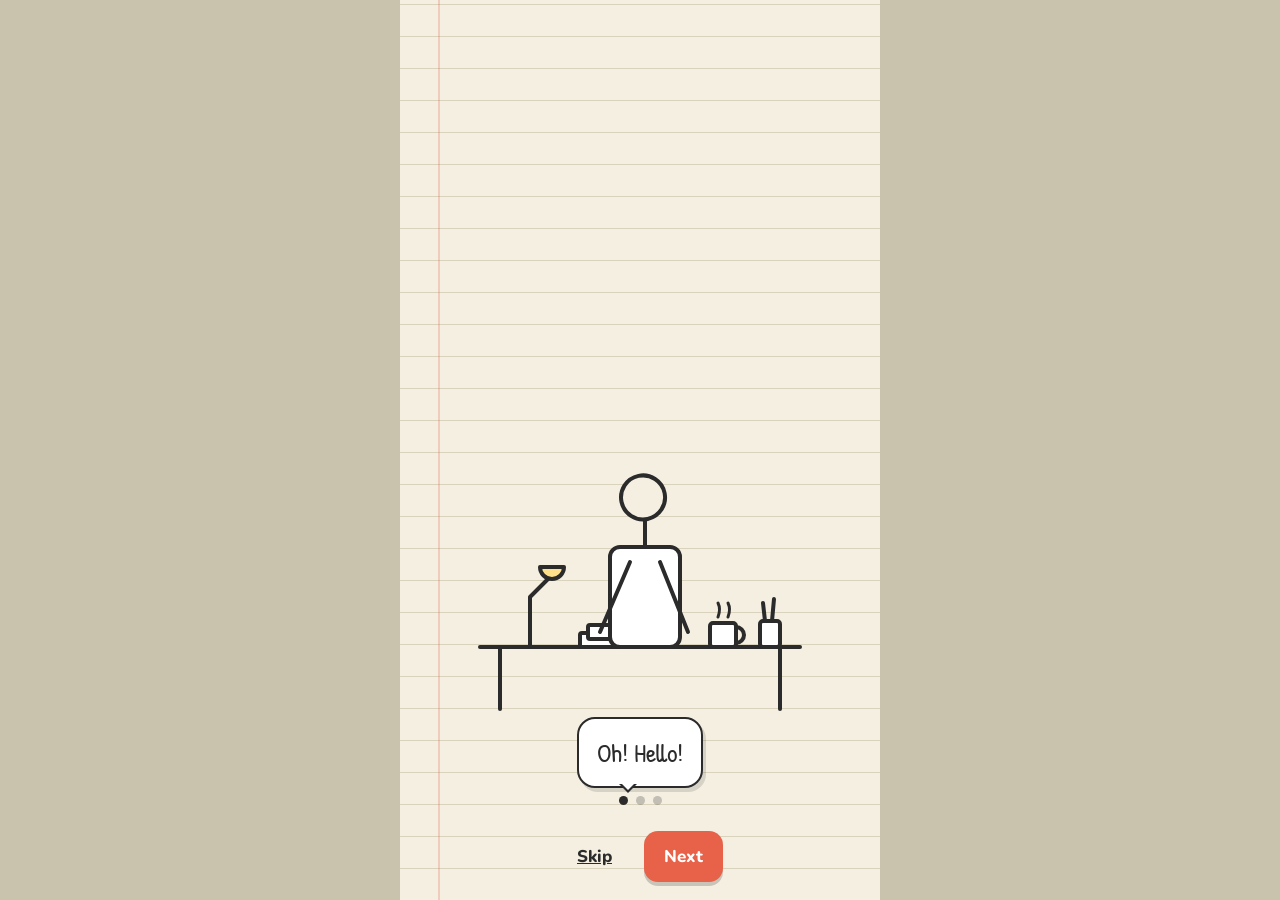
<file: index.html>
<!DOCTYPE html>
<html lang="en">
<head>
  <meta charset="UTF-8" />
  <meta name="viewport" content="width=device-width, initial-scale=1.0, viewport-fit=cover" />
  <meta name="theme-color" content="#f4efe1" />
  <title>Off Time</title>
  <meta name="description" content="Off Time — random, hard tasks to fill your boredom. For the middle of life." />

  <!-- PWA -->
  <link rel="manifest" href="manifest.webmanifest" />
  <link rel="apple-touch-icon" href="assets/img/icon.svg" />

  <!-- Fonts: hand-drawn (shell) + clean sans (games). Google Fonts with system fallbacks. -->
  <link rel="preconnect" href="https://fonts.googleapis.com" />
  <link rel="preconnect" href="https://fonts.gstatic.com" crossorigin />
  <link href="https://fonts.googleapis.com/css2?family=Patrick+Hand&family=Nunito:wght@400;700;800&display=swap" rel="stylesheet" />

  <!-- Styles -->
  <link rel="stylesheet" href="css/base.css" />
  <link rel="stylesheet" href="css/theme-doodle.css" />
  <link rel="stylesheet" href="css/theme-game.css" />
</head>
<body>
  <div id="app" aria-live="polite"></div>

  <!-- Modal layer (continue-gate / verse prompts) -->
  <div id="modal-root"></div>

  <script type="module" src="js/app.js"></script>
</body>
</html>
</file>
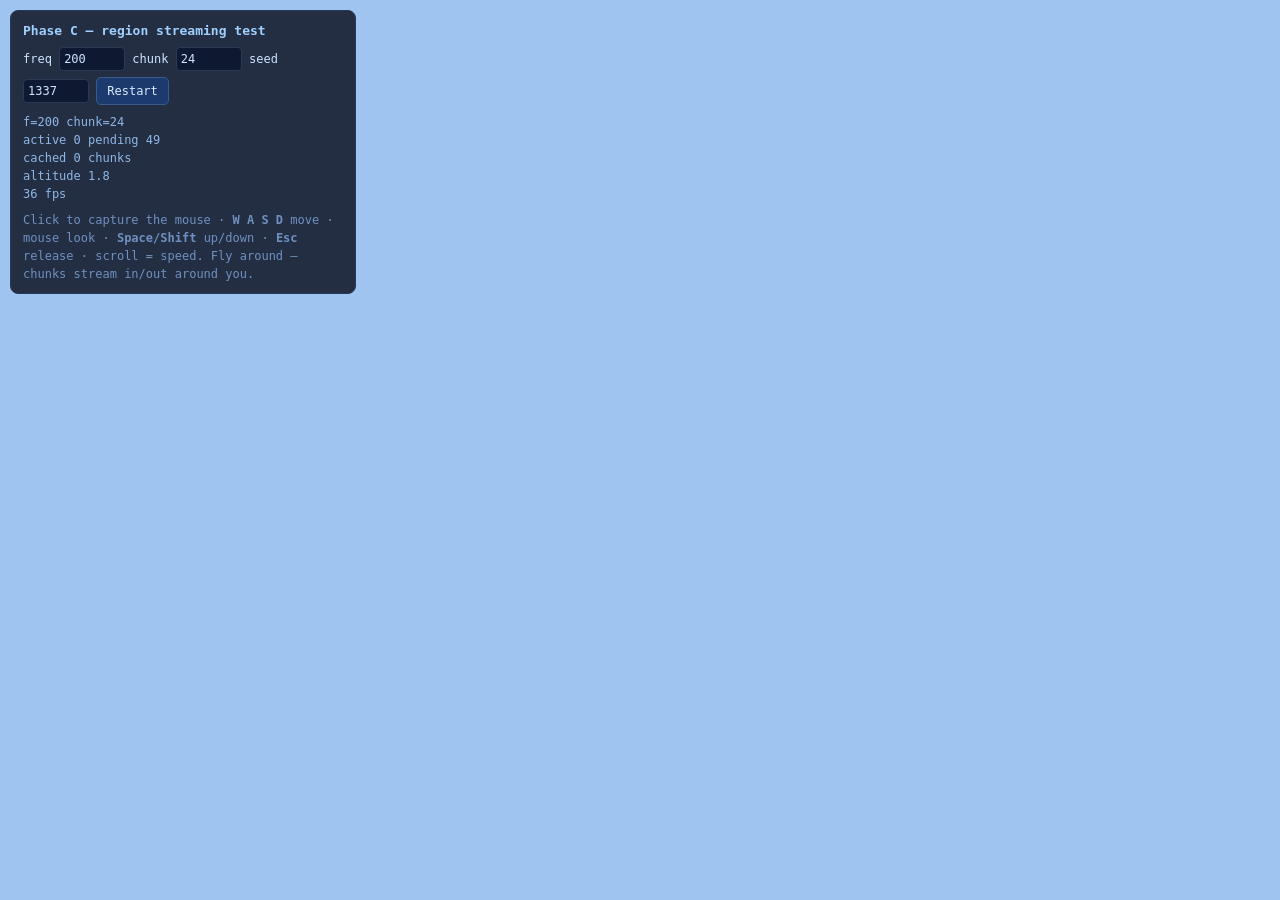
<file: region-test.html>
<!doctype html>
<html lang="en">
<head>
<meta charset="utf-8">
<meta name="viewport" content="width=device-width, initial-scale=1">
<title>Earth — region streaming test (Phase C)</title>
<style>
  html, body { margin: 0; height: 100%; overflow: hidden; background: #0b1220; color: #cfe3ff; font-family: system-ui, sans-serif; }
  canvas { display: block; }
  #hud { position: fixed; top: 10px; left: 10px; z-index: 10; background: rgba(8,14,28,.82); border: 1px solid #2a3a55;
         border-radius: 8px; padding: 10px 12px; font: 12px/1.5 ui-monospace, monospace; max-width: 320px; }
  #hud h1 { font-size: 13px; margin: 0 0 6px; color: #9fd0ff; }
  #hud input { width: 56px; background: #0e1830; color: #cfe3ff; border: 1px solid #2a3a55; border-radius: 4px; padding: 2px 4px; font: inherit; }
  #hud button { margin-top: 6px; background: #1c3a6e; color: #dcebff; border: 1px solid #3a5a8e; border-radius: 5px; padding: 4px 10px; cursor: pointer; font: inherit; }
  #hud button:hover { background: #244a86; }
  #stats { margin-top: 8px; color: #8fb6e6; white-space: pre-line; }
  #hint { margin-top: 8px; color: #6f90c0; }
</style>
</head>
<body>
<div id="hud">
  <h1>Phase C — region streaming test</h1>
  <label>freq <input id="freq" type="number" value="200" min="32" max="2000" step="8"></label>
  <label>chunk <input id="csize" type="number" value="24" min="8" max="64" step="4"></label>
  <label>seed <input id="seed" type="number" value="1337"></label>
  <button id="go">Restart</button>
  <div id="stats">starting…</div>
  <div id="hint">Click to capture the mouse · <b>W A S D</b> move · mouse look · <b>Space/Shift</b> up/down · <b>Esc</b> release · scroll = speed. Fly around — chunks stream in/out around you.</div>
</div>
<script type="module">
import * as THREE from './assets/vendor/three.module.js';
import { makeSolidMaterial, makeWaterMaterial } from './js/games/planet-mesh.js';
import { AsyncWorld } from './js/games/planet-stream.js';
import { addressOf } from './js/games/icosphere-address.js';
import { genColumns } from './js/games/planet-region.js';
import { MAX_R, R, radius, SEA_L } from './data/planet.js';

const renderer = new THREE.WebGLRenderer({ antialias: true });
renderer.setPixelRatio(Math.min(2, devicePixelRatio));
renderer.setSize(innerWidth, innerHeight);
document.body.appendChild(renderer.domElement);

const scene = new THREE.Scene();
scene.background = new THREE.Color(0x9fc4f0);
scene.fog = new THREE.FogExp2(0xa8d1ff, 0.02);
const camera = new THREE.PerspectiveCamera(62, innerWidth / innerHeight, 0.05, MAX_R * 8);

const sunDir = new THREE.Vector3(0.4, 1, 0.5).normalize();
const sun = new THREE.DirectionalLight(0xfff4e0, 1.1); sun.position.copy(sunDir).multiplyScalar(MAX_R * 4); scene.add(sun);
scene.add(new THREE.HemisphereLight(0xcfe7ff, 0x33414f, 0.7));
scene.add(new THREE.AmbientLight(0xffffff, 0.25));

const solidMat = makeSolidMaterial();
const { material: waterMat, uniforms: waterU } = makeWaterMaterial(sunDir);

const statsEl = document.getElementById('stats');
const yawDir = new THREE.Vector3(1, 0, 0);   // forward tangent (world); kept perpendicular to the radial up
let pitch = -0.2;                            // look angle above/below the horizon
let streamer = null;

function start() {
  if (streamer) streamer.dispose();
  const f = Math.max(32, Math.min(2000, parseInt(document.getElementById('freq').value) || 200));
  const S = Math.max(8, Math.min(64, parseInt(document.getElementById('csize').value) || 24));
  const seed = parseInt(document.getElementById('seed').value) | 0;
  streamer = new AsyncWorld({ scene, freq: f, seed, S, solidMat, waterMat, radiusCols: 2.5 * S });
  streamer._f = f; streamer._S = S;
  window.__rt = { get streamer() { return streamer; }, scene, camera, anchor };
  // place the camera just above the terrain at (0,0,1), looking along the local tangent
  const startDir = new THREE.Vector3(0, 0, 1);
  const surfR = surfaceRadiusAt(startDir, f, seed);
  camera.position.copy(startDir).multiplyScalar(surfR + 1.5);
  yawDir.set(1, 0, 0); pitch = -0.2;          // look "east" along the surface, slightly down
}
// surface radius under a direction: generate just the column there and read its top layer
function surfaceRadiusAt(dir, f, seed) {
  const d = genColumns([addressOf(dir, f)], f, seed);
  return radius((d.columns[0] ? d.columns[0].s : SEA_L) + 2);
}

document.getElementById('go').addEventListener('click', start);

// ---- free-fly camera ----
const keys = new Set();
let speed = R * 0.02;
const _mUp = new THREE.Vector3();
renderer.domElement.addEventListener('click', () => renderer.domElement.requestPointerLock());
document.addEventListener('mousemove', (e) => {
  if (document.pointerLockElement !== renderer.domElement) return;
  _mUp.copy(camera.position).normalize();                       // radial "up"
  yawDir.applyAxisAngle(_mUp, -e.movementX * 0.0022);           // yaw around up
  yawDir.addScaledVector(_mUp, -yawDir.dot(_mUp)).normalize();  // keep forward tangent
  pitch = Math.max(-1.45, Math.min(1.45, pitch - e.movementY * 0.0022));
});
addEventListener('keydown', (e) => keys.add(e.code));
addEventListener('keyup', (e) => keys.delete(e.code));
addEventListener('wheel', (e) => { speed *= e.deltaY < 0 ? 1.15 : 0.87; speed = Math.max(R * 0.002, Math.min(R * 0.6, speed)); });
addEventListener('resize', () => { camera.aspect = innerWidth / innerHeight; camera.updateProjectionMatrix(); renderer.setSize(innerWidth, innerHeight); });

const fwd = new THREE.Vector3(), right = new THREE.Vector3(), upW = new THREE.Vector3(), anchor = new THREE.Vector3();
let last = performance.now(), fps = 60, acc = 0, frames = 0;
function frame() {
  const now = performance.now(), dt = Math.min(0.05, (now - last) / 1000); last = now;
  // sphere-aware basis: up = radial, forward = tangent yawDir tilted by pitch, right = forward × up
  upW.copy(camera.position).normalize();
  yawDir.addScaledVector(upW, -yawDir.dot(upW)).normalize();    // re-tangent as we move around the globe
  right.crossVectors(yawDir, upW).normalize();
  fwd.copy(yawDir).applyAxisAngle(right, pitch);
  const v = speed * dt * 60;
  if (keys.has('KeyW')) camera.position.addScaledVector(fwd, v);
  if (keys.has('KeyS')) camera.position.addScaledVector(fwd, -v);
  if (keys.has('KeyD')) camera.position.addScaledVector(right, v);
  if (keys.has('KeyA')) camera.position.addScaledVector(right, -v);
  if (keys.has('Space')) camera.position.addScaledVector(upW, v);
  if (keys.has('ShiftLeft')) camera.position.addScaledVector(upW, -v);
  camera.up.copy(upW); camera.lookAt(camera.position.clone().add(fwd));

  let info = null;
  if (streamer) { anchor.copy(camera.position).normalize(); info = streamer.update(anchor); }
  waterU.uTime.value += dt;
  renderer.render(scene, camera);

  acc += dt; frames++;
  if (acc >= 0.4) { fps = Math.round(frames / acc); acc = 0; frames = 0;
    if (info) statsEl.textContent = `f=${streamer._f}  chunk=${streamer._S}\nactive ${info.active}  pending ${info.pending}\ncached ${info.cached} chunks\naltitude ${(camera.position.length() - R).toFixed(1)}\n${fps} fps`;
  }
  requestAnimationFrame(frame);
}
start();
frame();
</script>
</body>
</html>
</file>
<file: css/base.css>
/* base.css — layout, screen transitions, shared components (skin-agnostic) */

* { box-sizing: border-box; margin: 0; padding: 0; }

:root {
  --ink: #2b2b2b;
  --paper: #f4efe1;
  --paper-line: #d9d2bd;
  --accent: #e8624a;
  --accent-2: #2f7d8c;
  --shadow: rgba(0, 0, 0, 0.18);

  --text-scale: 1;          /* adjustable from settings */
  --max-width: 480px;       /* phone-first; centered on desktop */
}

html, body {
  height: 100%;
  width: 100%;
  overflow-x: hidden;
  background: #c9c2ad;
  color: var(--ink);
  font-family: 'Nunito', system-ui, -apple-system, sans-serif;
  font-size: calc(17px * var(--text-scale));
  -webkit-tap-highlight-color: transparent;
}

#app {
  position: relative;
  margin: 0 auto;
  max-width: var(--max-width);
  min-height: 100%;
  min-height: 100dvh;
  overflow: hidden;
}

/* Every screen fills the frame and stacks for transitions */
.screen {
  position: relative;
  min-height: 100dvh;
  display: flex;
  flex-direction: column;
  padding: env(safe-area-inset-top) 0 env(safe-area-inset-bottom);
  animation: screen-in 280ms ease both;
}
@keyframes screen-in {
  from { opacity: 0; transform: translateY(10px); }
  to   { opacity: 1; transform: translateY(0); }
}

/* ---- Shared header (back + title + corner slot) ---- */
.topbar {
  display: flex;
  align-items: center;
  gap: 10px;
  padding: 14px 16px 8px;
}
.topbar .spacer { flex: 1; }

.btn-back {
  border: none;
  background: transparent;
  font: inherit;
  cursor: pointer;
  color: var(--ink);
  display: inline-flex;
  align-items: center;
  gap: 6px;
  padding: 6px 8px;
}
.btn-back::before { content: "←"; font-size: 1.2em; }

.screen-title {
  font-family: 'Patrick Hand', cursive;
  font-size: 1.9rem;
  line-height: 1;
}

/* ---- Scroll body ---- */
.scroll {
  flex: 1;
  overflow-y: auto;
  -webkit-overflow-scrolling: touch;
  padding: 8px 16px 32px;
}

/* ---- Buttons ---- */
.btn {
  font: inherit;
  cursor: pointer;
  border: none;
  border-radius: 14px;
  padding: 14px 20px;
  font-weight: 800;
  background: var(--accent);
  color: #fff;
  box-shadow: 0 4px 0 rgba(0, 0, 0, 0.18);
  transition: transform 80ms ease, box-shadow 80ms ease;
}
.btn:active { transform: translateY(3px); box-shadow: 0 1px 0 rgba(0, 0, 0, 0.18); }
.btn.secondary { background: var(--accent-2); }
.btn.ghost { background: transparent; color: var(--ink); box-shadow: none; text-decoration: underline; }
.btn[disabled] { opacity: 0.5; cursor: not-allowed; }

/* ---- List rows (used by Play / Learn / Read / Memorize) ---- */
.row {
  display: flex;
  align-items: center;
  gap: 12px;
  width: 100%;
  text-align: left;
  background: #fff;
  border-radius: 14px;
  padding: 14px 16px;
  margin-bottom: 10px;
  font: inherit;
  cursor: pointer;
  border: 2px solid transparent;
  box-shadow: 0 3px 8px var(--shadow);
}
.row:active { transform: scale(0.99); }
.row .row-emoji { font-size: 1.6rem; flex: 0 0 auto; }
.row .row-text { flex: 1; }
.row .row-title { font-weight: 800; }
.row .row-sub { font-size: 0.85em; opacity: 0.7; }
.row .row-chev { opacity: 0.4; }
.row.locked { opacity: 0.6; cursor: not-allowed; }
.row.locked .row-chev::before { content: "🔒"; }

.section-head {
  font-family: 'Patrick Hand', cursive;
  font-size: 1.4rem;
  margin: 18px 4px 8px;
  display: flex;
  align-items: center;
  gap: 8px;
}
.section-head::after {
  content: "";
  flex: 1;
  height: 2px;
  background: repeating-linear-gradient(90deg, var(--ink) 0 8px, transparent 8px 14px);
  opacity: 0.3;
}

/* ---- Badge / pill ---- */
.pill {
  display: inline-block;
  font-size: 0.72em;
  font-weight: 800;
  padding: 3px 9px;
  border-radius: 999px;
  background: #efe9d6;
  color: var(--ink);
}
.pill.soon { background: #ffe6b3; }
.pill.done { background: #c8eccb; }

/* ---- Modal ---- */
#modal-root:empty { display: none; }
.modal-backdrop {
  position: fixed;
  inset: 0;
  background: rgba(0, 0, 0, 0.45);
  display: flex;
  align-items: center;
  justify-content: center;
  padding: 20px;
  z-index: 100;
  animation: fade-in 180ms ease both;
}
.modal-card {
  background: var(--paper);
  border-radius: 18px;
  width: 100%;
  max-width: 420px;
  max-height: 90dvh;
  overflow-y: auto;
  padding: 22px;
  box-shadow: 0 18px 50px rgba(0, 0, 0, 0.4);
  animation: pop-in 220ms cubic-bezier(.2,.9,.3,1.2) both;
}
@keyframes fade-in { from { opacity: 0; } to { opacity: 1; } }
@keyframes pop-in { from { opacity: 0; transform: scale(.9); } to { opacity: 1; transform: scale(1); } }

.muted { opacity: 0.7; }
.center { text-align: center; }
.stack > * + * { margin-top: 12px; }
.grow { flex: 1; }

/* Visually-hidden but accessible */
.sr-only {
  position: absolute; width: 1px; height: 1px;
  padding: 0; margin: -1px; overflow: hidden;
  clip: rect(0,0,0,0); white-space: nowrap; border: 0;
}
</file>
<file: css/theme-doodle.css>
/* theme-doodle.css — the hand-drawn "shell" skin: notebook paper, wobbly ink borders.
   Applied to intro, home, lists, settings, modals. */

#app {
  background-color: var(--paper);
  /* faint ruled-paper lines + margin line */
  background-image:
    linear-gradient(90deg, transparent 38px, rgba(232, 98, 74, 0.25) 38px 40px, transparent 40px),
    repeating-linear-gradient(0deg, transparent 0 31px, var(--paper-line) 31px 32px);
  background-attachment: local;
}

/* Hand-drawn font for headings / character speech */
.screen-title,
.section-head,
.doodle-font { font-family: 'Patrick Hand', cursive; }

/* Wobbly "drawn" border helper (slightly irregular radius) */
.doodle-box {
  background: #fff;
  border: 2.5px solid var(--ink);
  border-radius: 255px 12px 225px 15px / 15px 225px 12px 255px;
  box-shadow: 3px 4px 0 rgba(43, 43, 43, 0.15);
}

/* Home category cards */
.home-hero {
  text-align: center;
  padding: 26px 16px 6px;
}
.home-logo {
  font-family: 'Patrick Hand', cursive;
  font-size: 3rem;
  line-height: 0.95;
}
.home-tagline { opacity: 0.7; margin-top: 4px; }

.cat-grid {
  display: grid;
  grid-template-columns: 1fr 1fr;
  gap: 14px;
  padding: 16px;
}
.cat-card {
  background: #fff;
  border: 2.5px solid var(--ink);
  border-radius: 255px 14px 225px 16px / 16px 225px 14px 255px;
  padding: 20px 14px;
  text-align: center;
  cursor: pointer;
  font: inherit;
  box-shadow: 4px 5px 0 rgba(43, 43, 43, 0.16);
  transition: transform 90ms ease, box-shadow 90ms ease;
}
.cat-card:active { transform: translate(2px, 3px); box-shadow: 2px 2px 0 rgba(43,43,43,.16); }
.cat-card .cat-emoji { font-size: 2.6rem; display: block; }
.cat-card .cat-name {
  display: block;
  font-family: 'Patrick Hand', cursive;
  font-size: 1.5rem;
  margin-top: 6px;
}
.cat-card .cat-sub { display: block; font-size: 0.8em; opacity: 0.65; margin-top: 2px; }

/* Music showcase play button */
.music-play {
  flex: 0 0 auto;
  width: 44px;
  height: 44px;
  border-radius: 50%;
  border: 2.5px solid var(--ink);
  background: var(--accent-2);
  color: #fff;
  font-size: 1.1rem;
  cursor: pointer;
  display: inline-flex;
  align-items: center;
  justify-content: center;
  box-shadow: 2px 3px 0 rgba(43,43,43,.16);
}
.music-play:active { transform: translate(1px, 2px); box-shadow: 1px 1px 0 rgba(43,43,43,.16); }

/* Settings gear corner button */
.gear {
  border: 2.5px solid var(--ink);
  background: #fff;
  width: 44px; height: 44px;
  border-radius: 50%;
  font-size: 1.3rem;
  cursor: pointer;
  display: inline-flex; align-items: center; justify-content: center;
  box-shadow: 2px 3px 0 rgba(43,43,43,.16);
}

/* ---------- Intro scene ---------- */
.intro {
  align-items: center;
  justify-content: flex-end;
  text-align: center;
}
.intro-stage {
  position: relative;
  width: 100%;
  flex: 1;
  display: flex;
  align-items: flex-end;
  justify-content: center;
}
.intro-stage svg { width: min(86%, 360px); height: auto; }

.speech {
  position: relative;
  background: #fff;
  border: 2.5px solid var(--ink);
  border-radius: 18px;
  padding: 16px 18px;
  margin: 0 20px 8px;
  max-width: 360px;
  font-family: 'Patrick Hand', cursive;
  font-size: 1.5rem;
  box-shadow: 3px 4px 0 rgba(43,43,43,.15);
  animation: pop-in 220ms cubic-bezier(.2,.9,.3,1.2) both;
}
.speech::after {
  content: "";
  position: absolute;
  bottom: -16px;
  left: 40px;
  border: 9px solid transparent;
  border-top-color: var(--ink);
}
.speech::before {
  content: "";
  position: absolute;
  bottom: -11px;
  left: 42px;
  border: 7px solid transparent;
  border-top-color: #fff;
  z-index: 1;
}

.intro-controls {
  display: flex;
  gap: 12px;
  padding: 18px;
  width: 100%;
  justify-content: center;
}
.intro-dots { display: flex; gap: 8px; align-items: center; justify-content: center; padding-bottom: 8px; }
.intro-dots i {
  width: 9px; height: 9px; border-radius: 50%;
  background: var(--ink); opacity: 0.25; display: inline-block;
}
.intro-dots i.on { opacity: 1; }

/* head turn animation for the "look over shoulder" beat */
.look .fig-head { transform-box: fill-box; transform-origin: center; animation: peek 600ms ease both; }
@keyframes peek { from { transform: rotate(0); } to { transform: rotate(-12deg) translateX(-2px); } }
</file>
<file: css/theme-game.css>
/* theme-game.css — the flat modern vector skin for actual gameplay screens.
   Scoped under .game so it never leaks into the doodle shell. */

.game {
  background: #1f2937;        /* deep slate */
  color: #f8fafc;
  font-family: 'Nunito', system-ui, sans-serif;
}
.game .topbar { color: #f8fafc; }
.game .btn-back { color: #f8fafc; }
.game .screen-title { font-family: 'Nunito', sans-serif; font-weight: 800; }

.game-stage {
  flex: 1;
  display: flex;
  flex-direction: column;
  align-items: center;
  justify-content: center;
  gap: 18px;
  padding: 16px;
}

.game-hud {
  display: flex;
  gap: 18px;
  font-weight: 800;
  font-size: 1.05rem;
}
.game-hud .chip {
  background: rgba(255,255,255,0.1);
  padding: 6px 14px;
  border-radius: 999px;
}

/* ---- Sliding puzzle ---- */
.puzzle-grid {
  display: grid;
  gap: 8px;
  width: min(88vw, 360px);
  aspect-ratio: 1;
}
.tile {
  border: none;
  border-radius: 14px;
  font-family: 'Nunito', sans-serif;
  font-weight: 800;
  font-size: clamp(1.4rem, 8vw, 2.4rem);
  color: #fff;
  cursor: pointer;
  display: flex;
  align-items: center;
  justify-content: center;
  background: linear-gradient(145deg, #38bdf8, #2563eb);
  box-shadow: 0 4px 0 rgba(0,0,0,0.25);
  transition: transform 90ms ease;
}
.tile:active { transform: scale(0.96); }
.tile.blank {
  background: transparent;
  box-shadow: none;
  cursor: default;
  pointer-events: none;
}
.tile.correct { background: linear-gradient(145deg, #34d399, #059669); }
.tile.hint {
  animation: hint-pulse 0.9s ease-in-out infinite;
  outline: 3px solid #fbbf24;
  outline-offset: -3px;
}
@keyframes hint-pulse {
  0%, 100% { box-shadow: 0 4px 0 rgba(0,0,0,0.25), 0 0 0 0 rgba(251,191,36,0.6); }
  50%      { box-shadow: 0 4px 0 rgba(0,0,0,0.25), 0 0 18px 6px rgba(251,191,36,0.7); }
}

/* ---- Difficulty picker ---- */
.diff-row { display: flex; gap: 8px; }
.diff-btn {
  font: inherit;
  font-weight: 800;
  cursor: pointer;
  border: 2px solid rgba(255,255,255,0.25);
  background: rgba(255,255,255,0.08);
  color: #f8fafc;
  padding: 8px 16px;
  border-radius: 999px;
}
.diff-btn.active {
  background: #38bdf8;
  border-color: #38bdf8;
  color: #06283d;
}

.game-controls { display: flex; gap: 12px; }

.game .btn { background: #38bdf8; box-shadow: 0 4px 0 #0c6fb8; }
.game .btn.secondary { background: #f59e0b; box-shadow: 0 4px 0 #b45309; }

/* ---- Office Trash ---- */
.ot-view {
  width: min(94vw, 460px);
  aspect-ratio: 4 / 3;
  border-radius: 14px;
  overflow: hidden;
  box-shadow: 0 8px 22px rgba(0,0,0,0.4);
  border: 2px solid rgba(255,255,255,0.08);
  perspective: 700px;
}
.ot-svg { display: block; width: 100%; height: auto; transform-origin: center; }

/* Smooth "pan" when turning, and a gentle step-forward zoom, so movement
   doesn't snap jarringly. */
.ot-view.anim-left    .ot-svg { animation: ot-pan-left  340ms ease-out; }
.ot-view.anim-right   .ot-svg { animation: ot-pan-right 340ms ease-out; }
.ot-view.anim-about   .ot-svg { animation: ot-pan-about 420ms ease-out; }
.ot-view.anim-step    .ot-svg { animation: ot-step      260ms ease-out; }
.ot-view.anim-forward .ot-svg { animation: ot-forward   320ms ease-out; }
.ot-view.anim-enter   .ot-svg { animation: ot-enter     340ms ease-out; }
@keyframes ot-forward {
  from { transform: scale(0.82) translateY(2%); opacity: 0.55; }
  to   { transform: none; opacity: 1; }
}
@keyframes ot-enter {
  from { transform: scale(0.7); opacity: 0.2; }
  to   { transform: none; opacity: 1; }
}
@keyframes ot-pan-left {
  from { transform: translateX(-26%) rotateY(20deg); opacity: 0.35; }
  to   { transform: none; opacity: 1; }
}
@keyframes ot-pan-right {
  from { transform: translateX(26%) rotateY(-20deg); opacity: 0.35; }
  to   { transform: none; opacity: 1; }
}
@keyframes ot-pan-about {
  0%   { transform: scale(1.18) rotateY(28deg); opacity: 0.15; }
  100% { transform: none; opacity: 1; }
}
@keyframes ot-step {
  from { transform: scale(1.12); opacity: 0.5; }
  to   { transform: none; opacity: 1; }
}
@media (prefers-reduced-motion: reduce) {
  .ot-view .ot-svg { animation: none !important; }
}

.ot-btn.dim { opacity: 0.35; }

.ot-msg {
  min-height: 1.4em;
  font-weight: 700;
  color: #fbbf24;
  text-align: center;
  padding: 0 12px;
}

.ot-controls {
  display: flex;
  flex-direction: column;
  gap: 10px;
  width: min(94vw, 460px);
}
.ot-controls.done { align-items: stretch; }
.ot-nav { display: grid; grid-template-columns: repeat(4, 1fr); gap: 10px; }
.ot-actions { display: grid; grid-template-columns: repeat(3, 1fr); gap: 10px; }
.ot-btn {
  font: inherit;
  font-weight: 800;
  font-size: 1.25rem;
  cursor: pointer;
  border: none;
  border-radius: 14px;
  padding: 14px 0;
  color: #f8fafc;
  background: rgba(255,255,255,0.10);
  box-shadow: 0 4px 0 rgba(0,0,0,0.3);
}
.ot-btn:active { transform: translateY(3px); box-shadow: 0 1px 0 rgba(0,0,0,0.3); }
.ot-btn.fwd { background: #38bdf8; box-shadow: 0 4px 0 #0c6fb8; }
.ot-btn.on { background: #14b8a6; box-shadow: 0 4px 0 #0f766e; }
.ot-actions .ot-btn { font-size: 1rem; }
.ot-btn.collect { background: #f59e0b; box-shadow: 0 4px 0 #b45309; }
.ot-btn.dump { background: #16a34a; box-shadow: 0 4px 0 #14532d; }

/* ---- Job Site: tool belt + build ---- */
.tool-belt { display: flex; gap: 8px; flex-wrap: wrap; justify-content: center; }
.tool-btn {
  font: inherit;
  font-weight: 800;
  cursor: pointer;
  border: 2px solid rgba(255,255,255,0.25);
  background: rgba(255,255,255,0.08);
  color: #f8fafc;
  padding: 8px 16px;
  border-radius: 999px;
}
.tool-btn.active { background: #38bdf8; border-color: #38bdf8; color: #06283d; }
.build-row { display: flex; }
.build-row .ot-btn.build { flex: 1; background: #f59e0b; box-shadow: 0 4px 0 #b45309; }

.ot-map {
  position: absolute;
  inset: 0;
  background: rgba(15,23,42,0.97);
  display: flex;
  flex-direction: column;
  align-items: center;
  justify-content: center;
  gap: 14px;
  padding: 18px;
  z-index: 5;
  text-align: center;
}
.ot-map h3 { font-size: 1.4rem; }
.ot-map-grid { display: grid; gap: 4px; }
.ot-cell {
  width: clamp(20px, 8vw, 38px);
  aspect-ratio: 1;
  border-radius: 5px;
  display: flex;
  align-items: center;
  justify-content: center;
  font-size: 0.8rem;
  font-weight: 800;
  color: #cbd5e1;
}
.ot-cell.corridor { background: #334155; }
.ot-cell.office { background: #475569; color: #94a3b8; }
.ot-cell.office.trash { background: #ef4444; color: #fff; }
.ot-cell.office.done { background: #16a34a; color: #fff; }
.ot-cell.dumpster { background: #15803d; }
.ot-cell.player { outline: 3px solid #fbbf24; outline-offset: -3px; color: #fbbf24; }

/* ---- Shared word-puzzle styles ---- */
.game-stage.puzzle { justify-content: flex-start; padding-top: 10px; }
.puzzle-body {
  width: min(96vw, 480px);
  display: flex;
  flex-direction: column;
  align-items: center;
  gap: 12px;
}
.puzzle .clue {
  font-size: 1.05rem;
  font-weight: 700;
  text-align: center;
  color: #e2e8f0;
}

/* On-screen keyboard */
.kbd {
  display: grid;
  grid-template-columns: repeat(9, 1fr);
  gap: 5px;
  width: min(96vw, 480px);
}
.kbd-key {
  font: inherit;
  font-weight: 800;
  padding: 10px 0;
  border: none;
  border-radius: 8px;
  background: rgba(255,255,255,0.12);
  color: #f8fafc;
  cursor: pointer;
}
.kbd-key:active { transform: translateY(2px); }
.kbd-erase { grid-column: span 2; background: #f59e0b; }

/* Cryptograms / Crypto-Families cells */
.crypt-line { display: flex; flex-wrap: wrap; justify-content: center; gap: 10px; margin-bottom: 6px; }
.crypt-word { display: flex; gap: 3px; }
.crypt-cell {
  width: 26px;
  border: none;
  background: transparent;
  color: #f8fafc;
  cursor: pointer;
  display: flex;
  flex-direction: column;
  align-items: center;
  padding: 0;
  font: inherit;
}
.crypt-cell .cg {
  height: 28px;
  width: 100%;
  display: flex; align-items: center; justify-content: center;
  font-size: 1.15rem; font-weight: 800;
  border-bottom: 2px solid #64748b;
}
.crypt-cell .cc { font-size: 0.72rem; opacity: 0.6; margin-top: 3px; }
.crypt-cell.sel .cg { border-color: #fbbf24; background: rgba(251,191,36,0.18); }
.crypt-cell.given .cg { color: #38bdf8; }
.crypt-cell.filled .cg { color: #fff; }

/* Anagrams */
.anag-slots { display: flex; gap: 6px; flex-wrap: wrap; justify-content: center; }
.anag-slot {
  width: 40px; height: 48px;
  border: 2px dashed #64748b;
  border-radius: 8px;
  background: rgba(255,255,255,0.04);
  color: #f8fafc;
  font-size: 1.4rem; font-weight: 800;
  cursor: pointer;
}
.anag-slot.filled { border-style: solid; border-color: #38bdf8; background: rgba(56,189,248,0.15); }
.anag-pool { display: flex; gap: 8px; flex-wrap: wrap; justify-content: center; margin-top: 6px; }
.anag-tile {
  width: 44px; height: 52px;
  border: none; border-radius: 10px;
  background: linear-gradient(145deg, #38bdf8, #2563eb);
  color: #fff; font-size: 1.5rem; font-weight: 800;
  cursor: pointer; box-shadow: 0 3px 0 rgba(0,0,0,0.3);
}
.anag-tile:active { transform: translateY(2px); }
.anag-tile.used { visibility: hidden; }

/* Brick by Brick */
.brick-wall {
  width: 100%;
  min-height: 56px;
  border-radius: 10px;
  background: rgba(0,0,0,0.25);
  padding: 14px;
  font-size: 1.3rem;
  font-weight: 800;
  letter-spacing: 1px;
  text-align: center;
  word-break: break-word;
}
.brick-tray { display: flex; gap: 8px; flex-wrap: wrap; justify-content: center; }
.brick {
  font: inherit; font-weight: 800; font-size: 1.15rem;
  padding: 12px 10px;
  border: none; border-radius: 8px;
  background: linear-gradient(145deg, #f59e0b, #b45309);
  color: #fff; cursor: pointer;
  box-shadow: 0 3px 0 rgba(0,0,0,0.3);
  letter-spacing: 2px;
}
.brick:active { transform: translateY(2px); }
.brick.used { visibility: hidden; }

/* Quotefalls */
.qf-pools, .qf-grid { display: grid; gap: 4px; width: min(96vw, 460px); }
.qf-pool { display: flex; flex-direction: column; gap: 3px; align-items: center; min-height: 20px; }
.qf-tile {
  width: 100%; aspect-ratio: 1; max-width: 34px;
  border: none; border-radius: 6px;
  background: linear-gradient(145deg, #38bdf8, #2563eb);
  color: #fff; font-weight: 800; font-size: clamp(0.8rem, 3.4vw, 1.1rem);
  cursor: pointer;
}
.qf-tile.used { visibility: hidden; }
.qf-grid { margin-top: 8px; }
.qf-cell {
  aspect-ratio: 1;
  display: flex; align-items: center; justify-content: center;
  font-weight: 800; font-size: clamp(0.8rem, 3.4vw, 1.1rem);
  border-radius: 5px;
}
button.qf-cell {
  border: 2px solid #475569;
  background: rgba(255,255,255,0.04);
  color: #fff; cursor: pointer; font: inherit; font-weight: 800;
}
button.qf-cell.filled { border-color: #38bdf8; background: rgba(56,189,248,0.18); }
.qf-cell.space { background: #0f172a; }
.qf-cell.pad { background: transparent; }

.win-banner {
  font-size: 1.6rem;
  font-weight: 800;
  color: #fbbf24;
  animation: pop-in 300ms cubic-bezier(.2,.9,.3,1.2) both;
}

/* ---- Earth: wide-screen hexel planet ----
   Unlike the phone-narrow games, Earth fills the whole viewport (the body class is toggled by
   mountEarth/destroy). Overlays sit on top of a full-bleed canvas. */
body.earth-wide #app { max-width: none; }

.screen.earth { overflow: hidden; }
.earth-stage { position: relative; flex: 1; width: 100%; padding: 0; display: block; }
.earth-view { position: absolute; inset: 0; }
.earth-view canvas { display: block; width: 100%; height: 100%; }

.earth-hud {
  position: absolute; top: 12px; left: 50%; transform: translateX(-50%);
  z-index: 3; pointer-events: none;
}
.earth-reticle {
  position: absolute; top: 50%; left: 50%; transform: translate(-50%, -50%);
  z-index: 2; pointer-events: none;
  font-size: 22px; font-weight: 800; line-height: 1;
  color: rgba(255,255,255,0.7); text-shadow: 0 0 4px rgba(0,0,0,0.6);
}
.earth-legend {
  position: absolute; top: 12px; right: 12px; z-index: 3;
  background: rgba(15,23,42,0.82); padding: 10px 14px; border-radius: 10px;
  font-size: 0.85rem; line-height: 1.55; max-width: 220px;
}
.earth-legend.hidden { display: none; }

.earth-belt {
  position: absolute; bottom: 14px; left: 50%; transform: translateX(-50%);
  z-index: 3; max-width: 92vw;
  background: rgba(15,23,42,0.78); padding: 8px 10px; border-radius: 14px;
}
.earth-belt .mat-btn {
  font-size: 1.2rem; line-height: 1; cursor: pointer;
  width: 40px; height: 36px; padding: 0;
  border: 2px solid rgba(255,255,255,0.18);
  border-bottom: 4px solid var(--sw, #888);
  border-radius: 10px;
  background: rgba(255,255,255,0.08);
}
.earth-belt .mat-btn.active { border-color: #fff; background: rgba(255,255,255,0.2); }

/* the collapsed "Materials" button on the belt + its pop-up picker panel */
.earth-belt .mat-toggle {
  display: inline-flex; align-items: center; gap: 6px; cursor: pointer;
  padding: 8px 14px; border-radius: 999px; font-size: 0.95rem; font-weight: 700; color: #e5edf7;
  border: 2px solid rgba(255,255,255,0.25); background: rgba(255,255,255,0.08);
}
.earth-belt .mat-toggle.active { border-color: #38bdf8; }
.earth-belt .mat-toggle .sw { width: 14px; height: 14px; border-radius: 4px; background: var(--sw, #888); display: inline-block; }
.earth-matpanel {
  position: absolute; left: 50%; bottom: 64px; transform: translateX(-50%);
  z-index: 4; max-width: 92vw; max-height: 60vh; overflow-y: auto;
  background: rgba(15,23,42,0.94); padding: 12px 14px; border-radius: 14px;
  border: 1px solid rgba(148,184,255,0.3); box-shadow: 0 10px 40px rgba(0,0,0,0.5);
  display: flex; flex-direction: column; gap: 6px;
}
.earth-matpanel.hidden { display: none; }
.earth-matpanel .matpanel-group { display: flex; flex-wrap: wrap; align-items: center; }
.earth-matpanel .matpanel-label { width: 100%; font-size: 0.72rem; font-weight: 800; color: #93a4bd; text-transform: uppercase; letter-spacing: 0.06em; margin: 4px 0 2px; }
.earth-matpanel .mat-btn {
  font-size: 1.3rem; line-height: 1; cursor: pointer; width: 44px; height: 40px; padding: 0; margin: 3px;
  border: 2px solid rgba(255,255,255,0.18); border-bottom: 4px solid var(--sw, #888);
  border-radius: 10px; background: rgba(255,255,255,0.08);
}
.earth-matpanel .mat-btn.active { border-color: #fff; background: rgba(255,255,255,0.2); }

/* transient "need a pickaxe" hint toast, just under the crosshair */
.earth-hint {
  position: absolute; top: 56%; left: 50%; transform: translateX(-50%); z-index: 3; pointer-events: none;
  background: rgba(120,30,30,0.82); color: #ffe2e2; font-weight: 700; font-size: 0.92rem;
  padding: 6px 14px; border-radius: 999px; white-space: nowrap;
}
.earth-hint.hidden { display: none; }

/* scrolling compass strip (P1b): cardinals + discovered-landmark bearings */
.earth-compass {
  position: absolute; top: 50px; left: 50%; transform: translateX(-50%); z-index: 3; pointer-events: none;
  width: min(560px, 86vw); height: 28px; overflow: hidden;
  background: rgba(15,23,42,0.7); border: 1px solid rgba(148,184,255,0.25); border-radius: 8px;
}
.earth-compass.hidden { display: none; }
.earth-compass .cmp-center { position: absolute; left: 50%; top: 0; bottom: 0; width: 2px; background: rgba(255,255,255,0.55); transform: translateX(-1px); }
.earth-compass .cmp-tick {
  position: absolute; top: 50%; transform: translate(-50%, -50%); white-space: nowrap;
  font-weight: 800; font-size: 0.8rem; line-height: 1;
}
.earth-compass .cmp-card { color: #cbd5e1; }
.earth-compass .cmp-lm { color: #ffe6a3; font-size: 0.74rem; }
.earth-compass .cmp-wp { color: #ff8fe0; font-size: 0.76rem; text-shadow: 0 0 6px rgba(255,77,210,0.6); }

.earth-loading {
  position: absolute; inset: 0; z-index: 4;
  display: flex; align-items: center; justify-content: center;
  background: #0b1220; color: #cbd5e1;
  font-weight: 800; font-size: 1.2rem;
}

/* world map (P1a): the globe itself is drawn by WebGL into a scissor inset; this is just the chrome */
.earth-map { position: absolute; inset: 0; z-index: 5; pointer-events: none; }
.earth-map.hidden { display: none; }
.earth-map::before { content: ''; position: absolute; inset: 0; background: rgba(11,18,32,0.55); }  /* dim the live scene */
.earth-map-frame {
  position: absolute; top: 50%; left: 50%; transform: translate(-50%, -50%);
  border: 2px solid rgba(148,184,255,0.4); border-radius: 16px;
  box-shadow: 0 10px 40px rgba(0,0,0,0.5); background: transparent;   /* the globe shows through */
  pointer-events: auto; cursor: grab; touch-action: none;
}
.earth-map-frame:active { cursor: grabbing; }
.earth-map-title {
  position: absolute; top: -2px; left: 50%; transform: translate(-50%, -150%);
  font-weight: 800; font-size: 0.9rem; color: #cbd5e1; white-space: nowrap;
}
</file>
